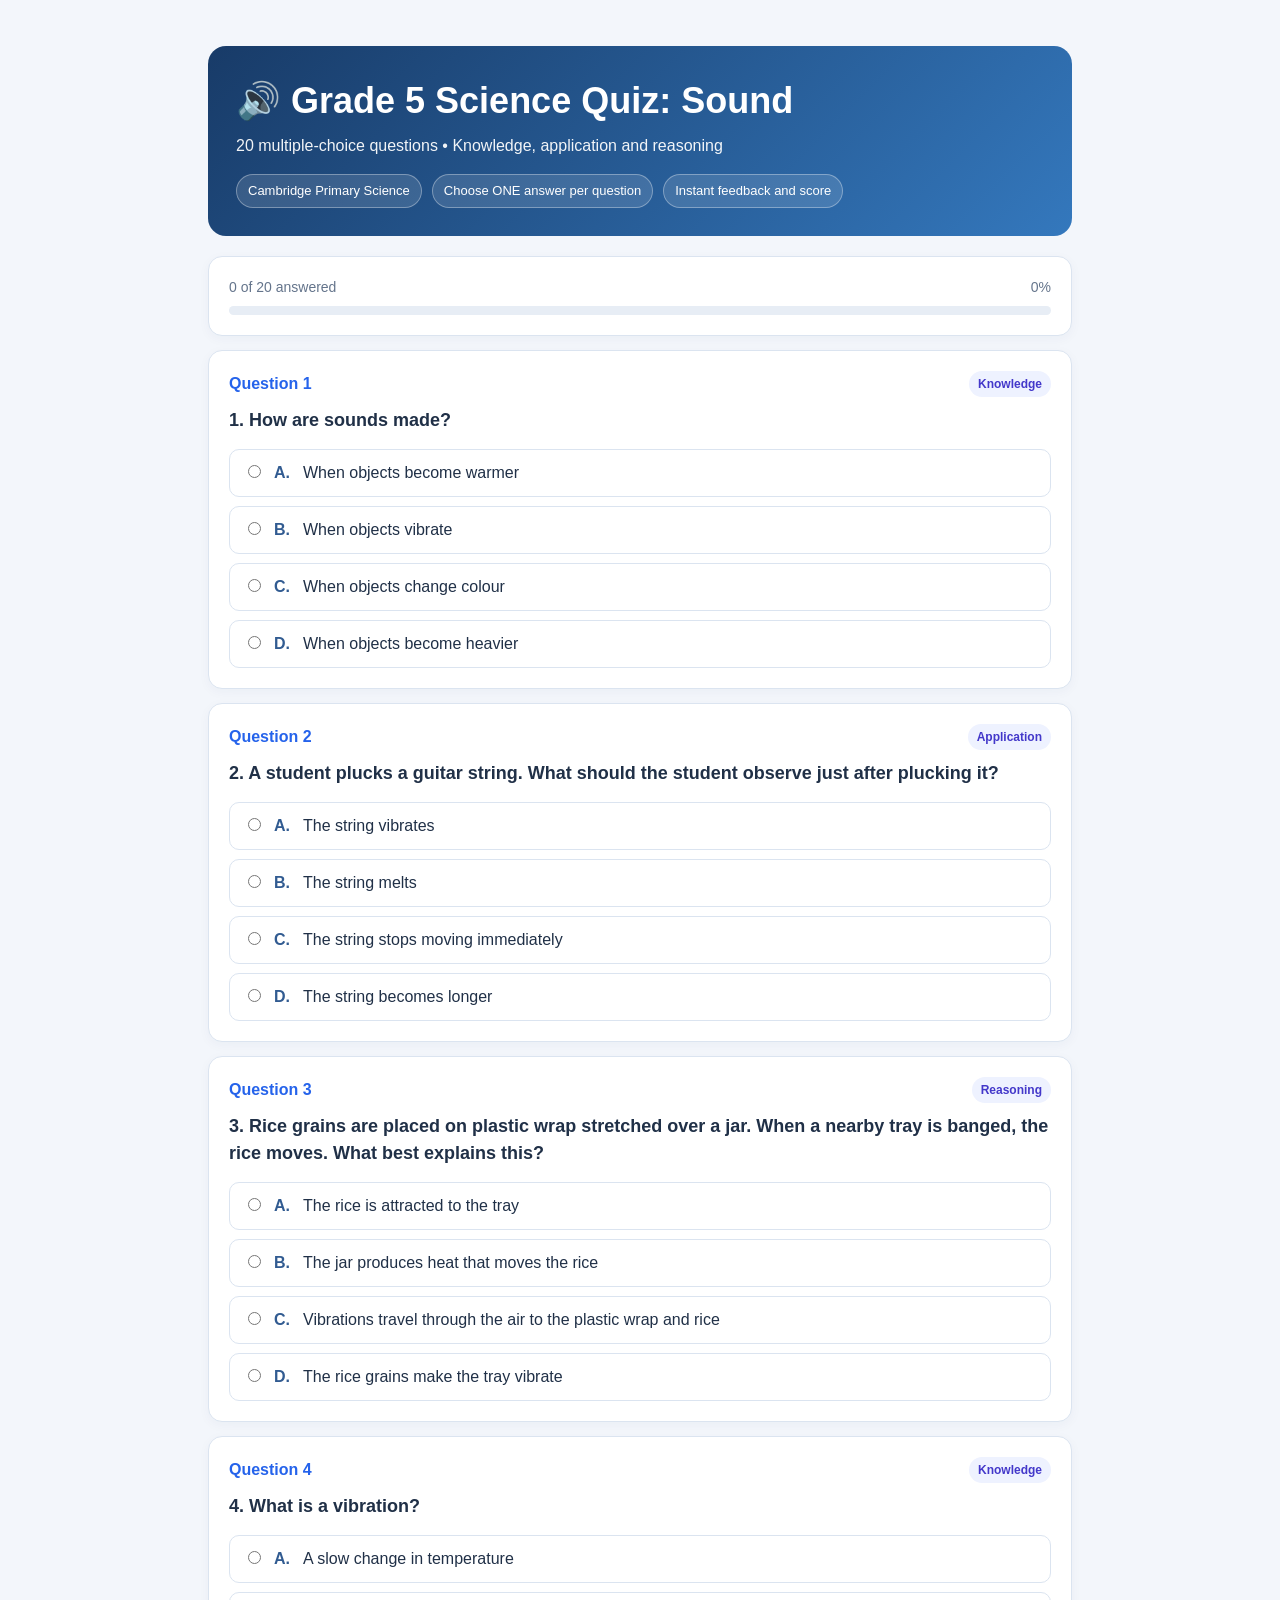
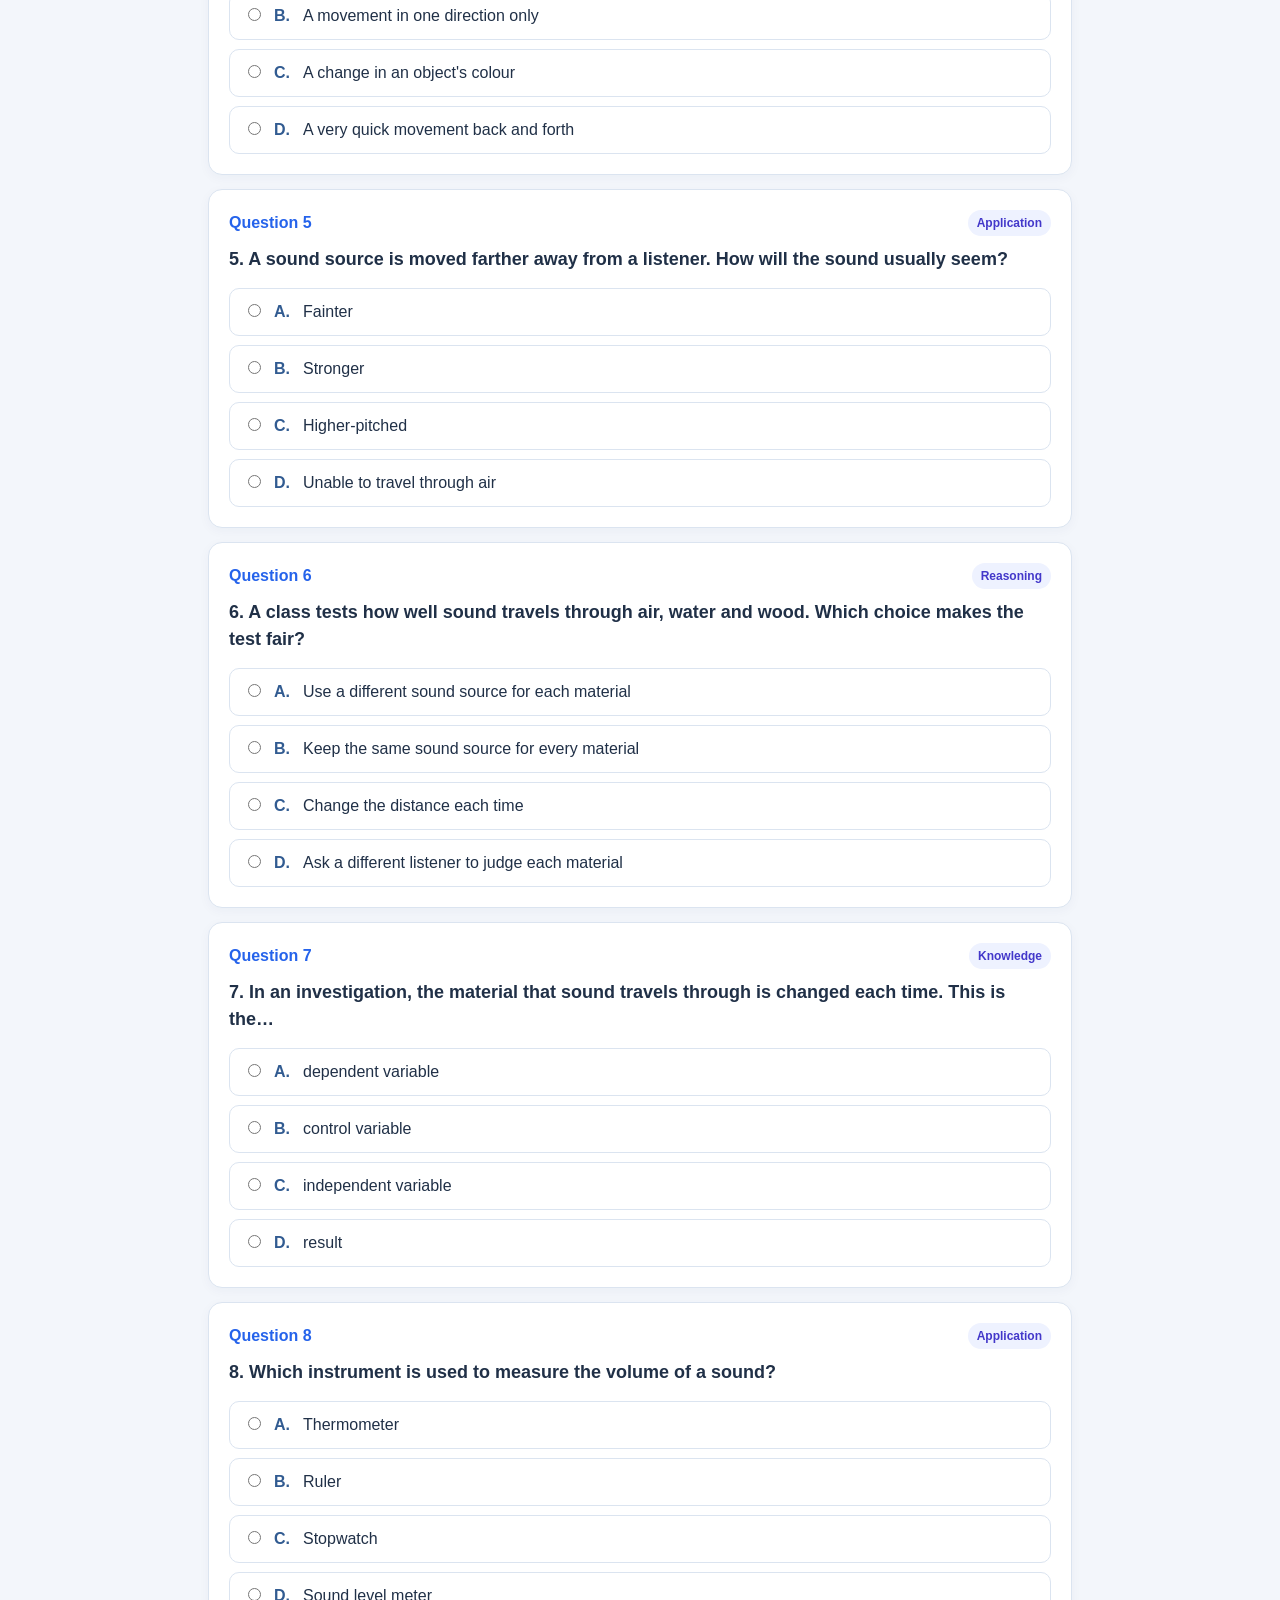
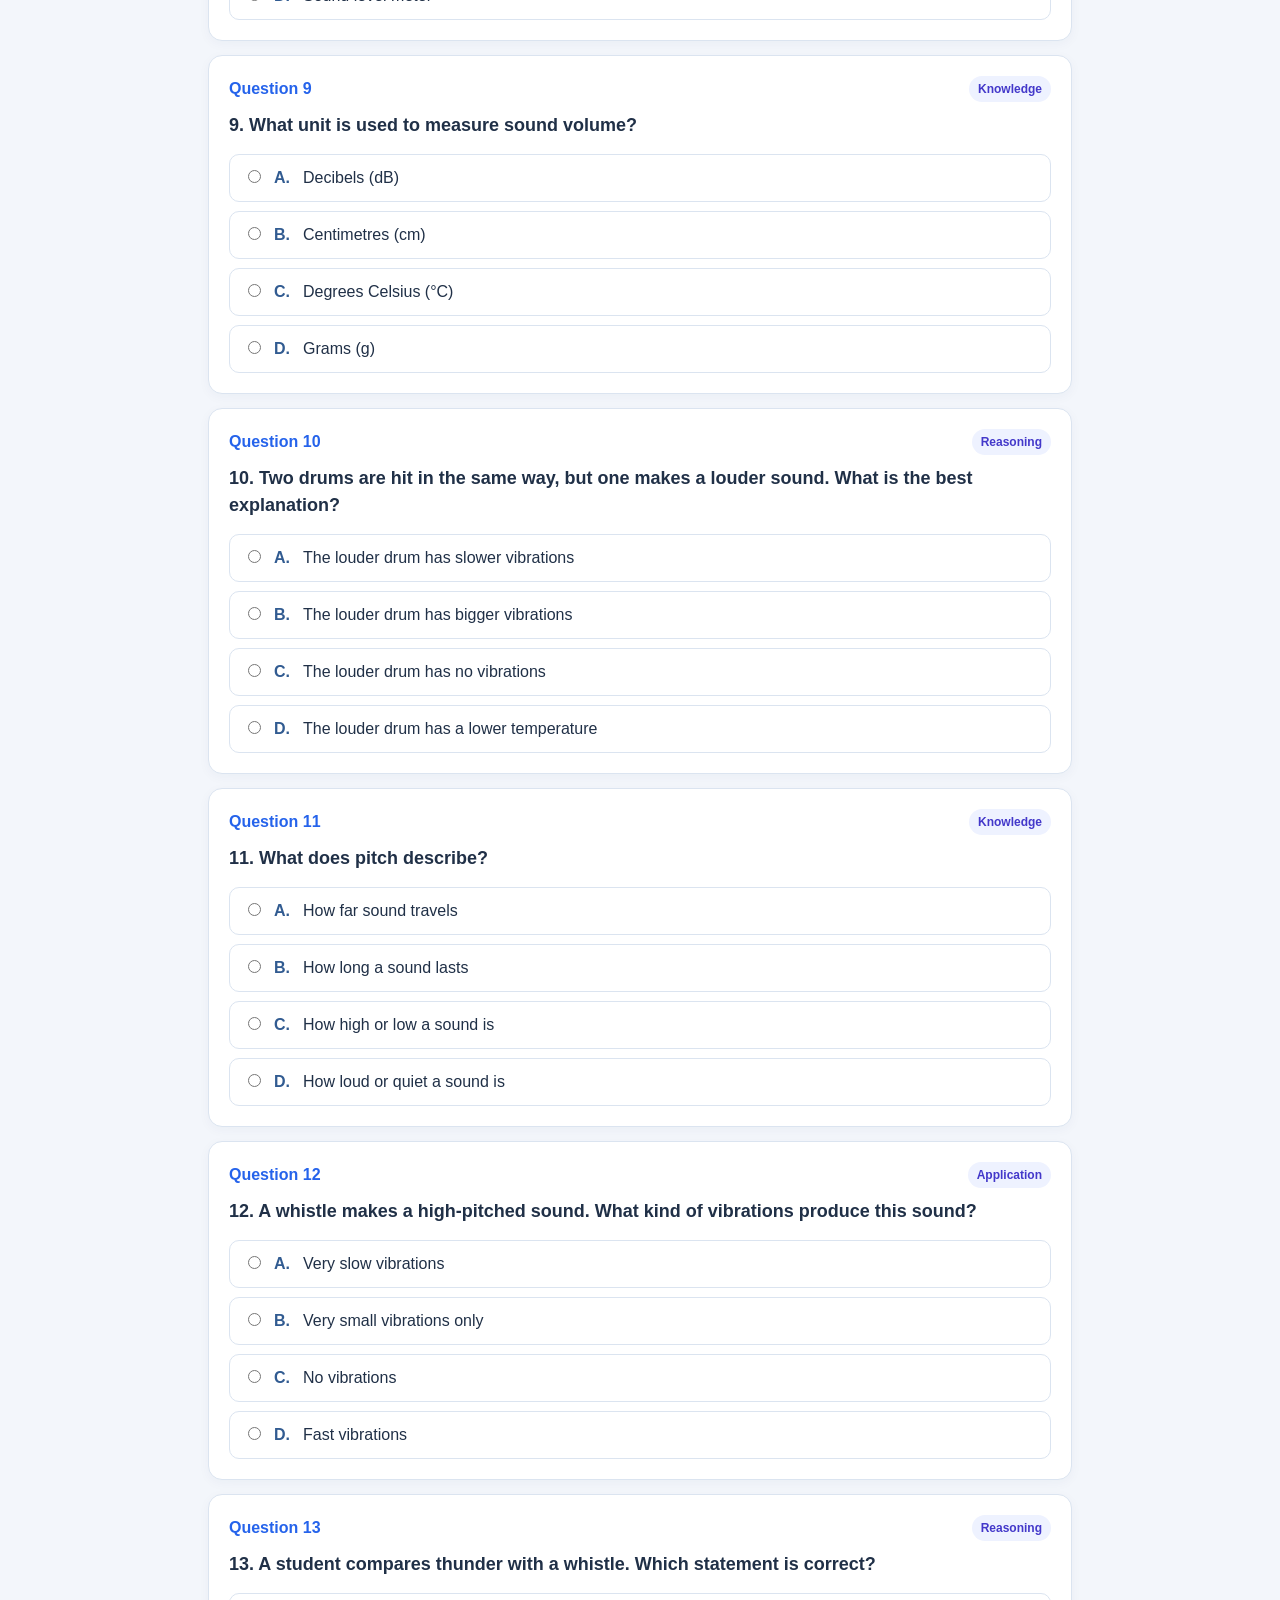
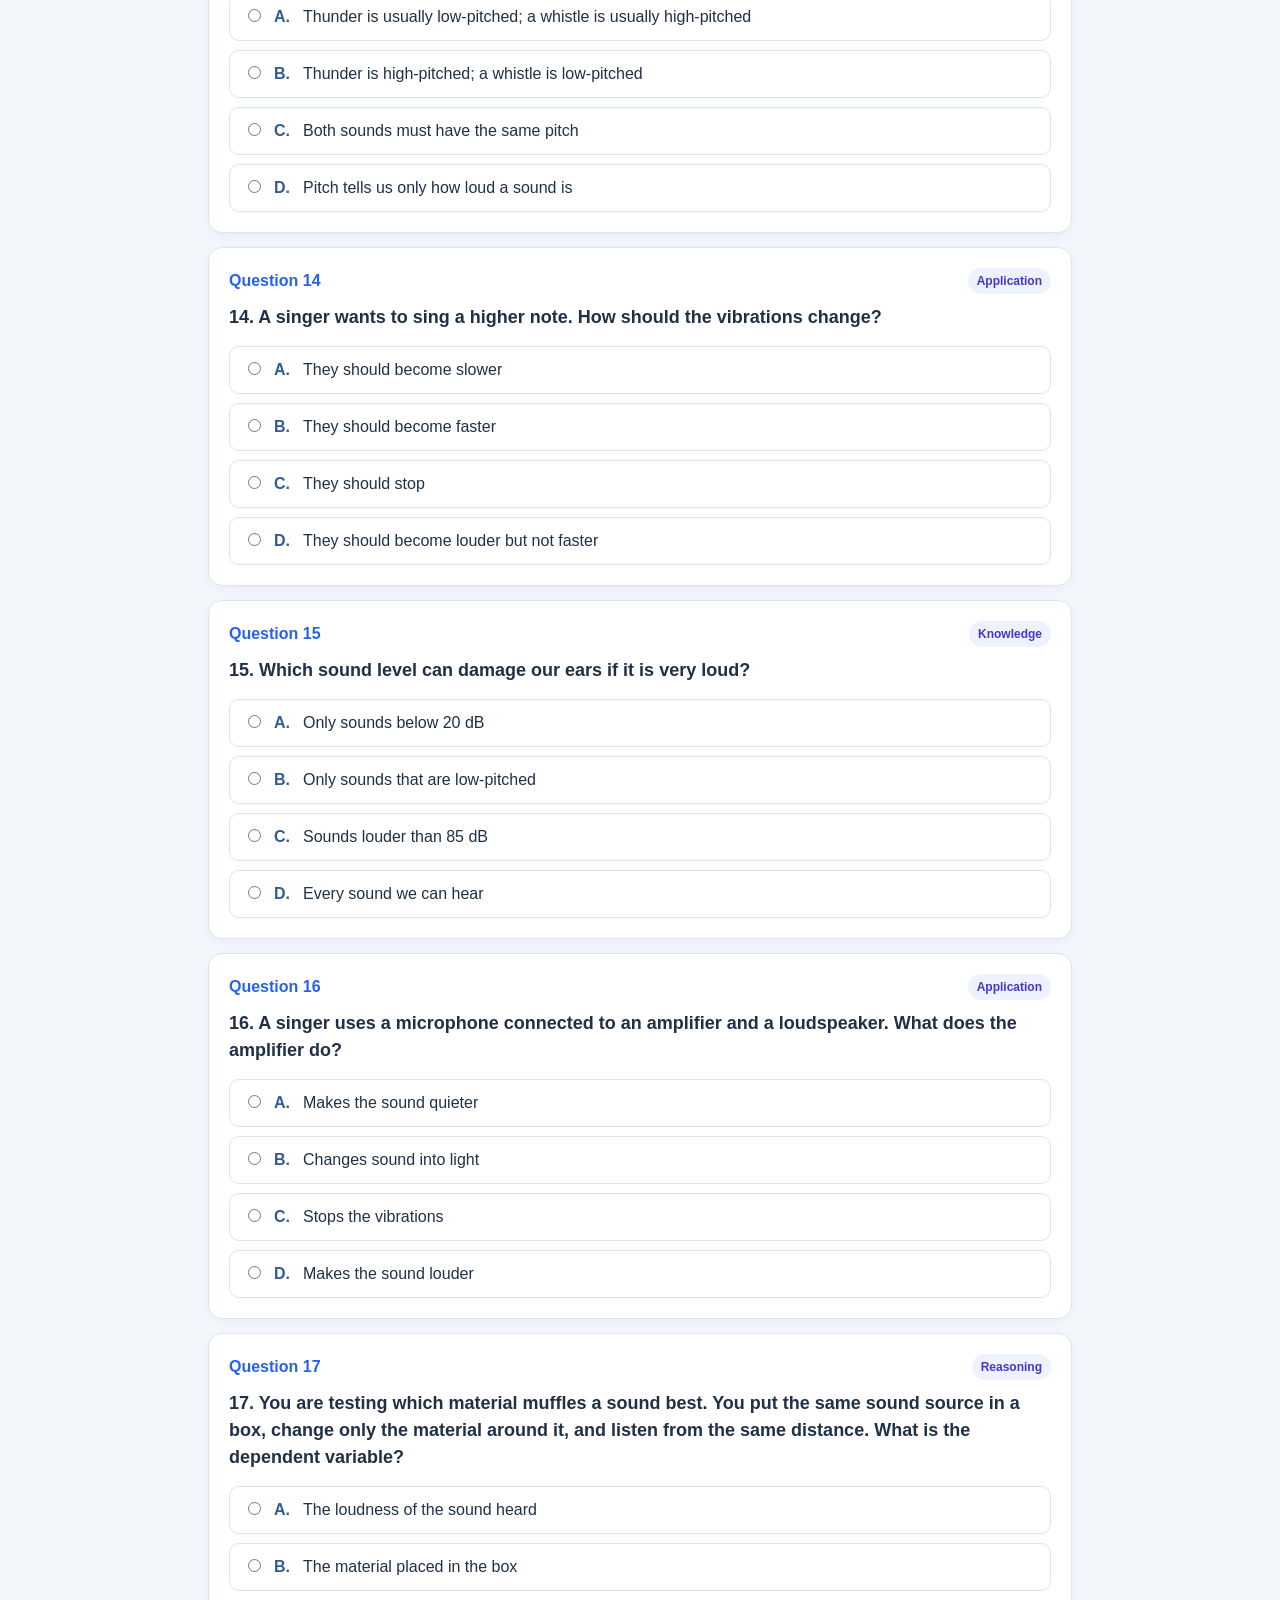
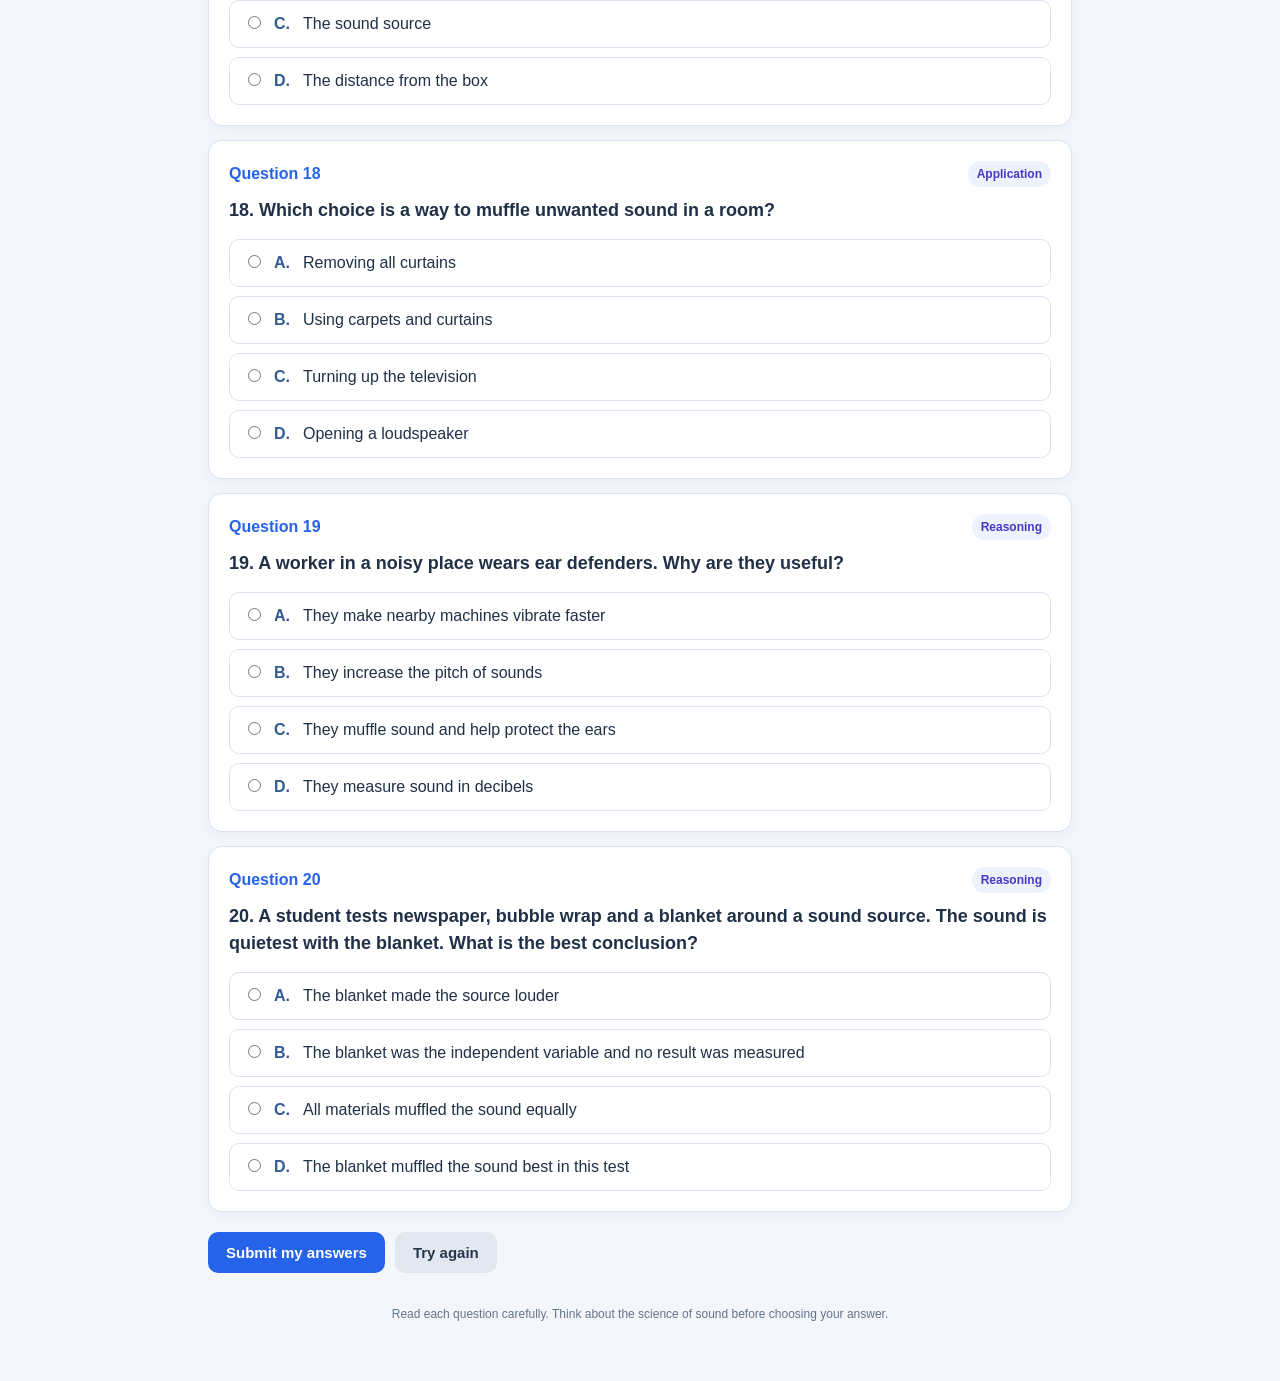
<file: index.html>
<!DOCTYPE html>
<html lang="en">
<head>
<meta charset="UTF-8">
<meta name="viewport" content="width=device-width, initial-scale=1.0">
<title>Grade 5 Science Quiz – Sound</title>
<style>
:root{--ink:#203047;--muted:#64748b;--blue:#2563eb;--pale:#eff6ff;--line:#dbe4f0;--green:#15803d;--red:#b91c1c}
*{box-sizing:border-box}
body{margin:0;background:#f3f6fb;color:var(--ink);font-family:Arial,Helvetica,sans-serif;line-height:1.5}
.wrap{max-width:900px;margin:28px auto;padding:18px}
header{background:linear-gradient(135deg,#183b68,#3478bd);color:white;padding:28px;border-radius:18px;margin-bottom:20px}
header h1{margin:0 0 6px;font-size:clamp(25px,4vw,36px)}
header p{margin:0;opacity:.94}
.meta{display:flex;gap:10px;flex-wrap:wrap;margin-top:16px}
.pill{background:#ffffff20;border:1px solid #ffffff55;padding:6px 11px;border-radius:20px;font-size:13px}
.progressbox,.question,.result{background:white;border:1px solid var(--line);border-radius:14px;padding:20px;margin:14px 0;box-shadow:0 3px 12px #1e3a5f0a}
.progress-top{display:flex;justify-content:space-between;color:var(--muted);font-size:14px;margin-bottom:8px}
.track{height:9px;background:#e7edf5;border-radius:10px;overflow:hidden}
#progress{height:100%;width:0;background:var(--blue);transition:width .2s}
.qhead{display:flex;justify-content:space-between;gap:12px;align-items:center;margin-bottom:10px}
.qnum{font-weight:bold;color:var(--blue)}
.level{font-size:12px;font-weight:bold;padding:4px 9px;border-radius:20px;background:#eef2ff;color:#4338ca;white-space:nowrap}
.question h2{font-size:18px;margin:8px 0 15px}
.options{display:grid;gap:9px}
.option{display:flex;align-items:flex-start;gap:10px;padding:11px 13px;border:1px solid var(--line);border-radius:10px;cursor:pointer;transition:.15s}
.option:hover{background:var(--pale);border-color:#93c5fd}
.option input{margin-top:4px;accent-color:var(--blue)}
.option.selected{border-color:var(--blue);background:var(--pale)}
.option.correct{border-color:#86c99a;background:#f0fdf4}
.option.wrong{border-color:#f0a1a1;background:#fef2f2}
.letter{font-weight:bold;color:#315b91;min-width:19px}
.feedback{display:none;margin-top:12px;padding:10px 12px;border-radius:9px;font-size:14px}
.feedback.show{display:block}
.feedback.good{background:#f0fdf4;color:#166534}
.feedback.bad{background:#fef2f2;color:#991b1b}
.actions{display:flex;gap:10px;flex-wrap:wrap;margin:20px 0}
button{border:0;border-radius:10px;padding:12px 18px;font-size:15px;font-weight:bold;cursor:pointer}
#submit{background:var(--blue);color:white}
#reset{background:#e2e8f0;color:#26364a}
button:disabled{opacity:.45;cursor:not-allowed}
.result{display:none;text-align:center;padding:26px}
.score{font-size:42px;font-weight:bold;color:var(--blue);margin:8px}
.small{font-size:13px;color:var(--muted)}
footer{text-align:center;color:var(--muted);font-size:12px;padding:12px}
@media(max-width:600px){.wrap{padding:12px;margin:8px auto}.question,.progressbox{padding:15px}header{padding:22px}}
</style>
</head>
<body>
<div class="wrap">
<header>
  <h1>🔊 Grade 5 Science Quiz: Sound</h1>
  <p>20 multiple-choice questions • Knowledge, application and reasoning</p>
  <div class="meta"><span class="pill">Cambridge Primary Science</span><span class="pill">Choose ONE answer per question</span><span class="pill">Instant feedback and score</span></div>
</header>
<div class="progressbox">
  <div class="progress-top"><span id="answered">0 of 20 answered</span><span id="percent">0%</span></div>
  <div class="track"><div id="progress"></div></div>
</div>
<form id="quiz"></form>
<div class="actions">
  <button id="submit" type="button">Submit my answers</button>
  <button id="reset" type="button">Try again</button>
</div>
<section class="result" id="result" aria-live="polite">
  <h2>Quiz completed!</h2><div class="score" id="score"></div>
  <p id="message"></p><p class="small" id="breakdown"></p>
</section>
<footer>Read each question carefully. Think about the science of sound before choosing your answer.</footer>
</div>
<script>
const questions = [
{level:"Knowledge",q:"1. How are sounds made?",o:["When objects become warmer","When objects vibrate","When objects change colour","When objects become heavier"],a:1,e:"Sound is made when an object vibrates. A vibration is a quick movement back and forth."},
{level:"Application",q:"2. A student plucks a guitar string. What should the student observe just after plucking it?",o:["The string vibrates","The string melts","The string stops moving immediately","The string becomes longer"],a:0,e:"Plucking makes the guitar string vibrate, and these vibrations produce sound."},
{level:"Reasoning",q:"3. Rice grains are placed on plastic wrap stretched over a jar. When a nearby tray is banged, the rice moves. What best explains this?",o:["The rice is attracted to the tray","The jar produces heat that moves the rice","Vibrations travel through the air to the plastic wrap and rice","The rice grains make the tray vibrate"],a:2,e:"The tray makes the air vibrate. These vibrations reach the plastic wrap, which vibrates and moves the rice grains."},
{level:"Knowledge",q:"4. What is a vibration?",o:["A slow change in temperature","A movement in one direction only","A change in an object's colour","A very quick movement back and forth"],a:3,e:"A vibration is a very quick movement back and forth."},
{level:"Application",q:"5. A sound source is moved farther away from a listener. How will the sound usually seem?",o:["Fainter","Stronger","Higher-pitched","Unable to travel through air"],a:0,e:"As sound travels farther from its source, it usually becomes fainter."},
{level:"Reasoning",q:"6. A class tests how well sound travels through air, water and wood. Which choice makes the test fair?",o:["Use a different sound source for each material","Keep the same sound source for every material","Change the distance each time","Ask a different listener to judge each material"],a:1,e:"The sound source should stay the same. It is the control variable, so differences are due to the material being tested."},
{level:"Knowledge",q:"7. In an investigation, the material that sound travels through is changed each time. This is the…",o:["dependent variable","control variable","independent variable","result"],a:2,e:"The independent variable is the factor deliberately changed: the material."},
{level:"Application",q:"8. Which instrument is used to measure the volume of a sound?",o:["Thermometer","Ruler","Stopwatch","Sound level meter"],a:3,e:"A sound level meter measures sound volume in decibels."},
{level:"Knowledge",q:"9. What unit is used to measure sound volume?",o:["Decibels (dB)","Centimetres (cm)","Degrees Celsius (°C)","Grams (g)"],a:0,e:"Sound volume is measured in decibels, written as dB."},
{level:"Reasoning",q:"10. Two drums are hit in the same way, but one makes a louder sound. What is the best explanation?",o:["The louder drum has slower vibrations","The louder drum has bigger vibrations","The louder drum has no vibrations","The louder drum has a lower temperature"],a:1,e:"A sound is louder when the vibrations are bigger."},
{level:"Knowledge",q:"11. What does pitch describe?",o:["How far sound travels","How long a sound lasts","How high or low a sound is","How loud or quiet a sound is"],a:2,e:"Pitch describes whether a sound is high or low."},
{level:"Application",q:"12. A whistle makes a high-pitched sound. What kind of vibrations produce this sound?",o:["Very slow vibrations","Very small vibrations only","No vibrations","Fast vibrations"],a:3,e:"Fast vibrations produce a higher-pitched sound."},
{level:"Reasoning",q:"13. A student compares thunder with a whistle. Which statement is correct?",o:["Thunder is usually low-pitched; a whistle is usually high-pitched","Thunder is high-pitched; a whistle is low-pitched","Both sounds must have the same pitch","Pitch tells us only how loud a sound is"],a:0,e:"Thunder is an example of a low-pitched sound, while a whistle is an example of a high-pitched sound."},
{level:"Application",q:"14. A singer wants to sing a higher note. How should the vibrations change?",o:["They should become slower","They should become faster","They should stop","They should become louder but not faster"],a:1,e:"Higher-pitched sounds are produced by faster vibrations."},
{level:"Knowledge",q:"15. Which sound level can damage our ears if it is very loud?",o:["Only sounds below 20 dB","Only sounds that are low-pitched","Sounds louder than 85 dB","Every sound we can hear"],a:2,e:"The text explains that very loud sounds, louder than 85 dB, can damage our ears."},
{level:"Application",q:"16. A singer uses a microphone connected to an amplifier and a loudspeaker. What does the amplifier do?",o:["Makes the sound quieter","Changes sound into light","Stops the vibrations","Makes the sound louder"],a:3,e:"The amplifier makes the sound louder. The loudspeaker then produces the amplified sound."},
{level:"Reasoning",q:"17. You are testing which material muffles a sound best. You put the same sound source in a box, change only the material around it, and listen from the same distance. What is the dependent variable?",o:["The loudness of the sound heard","The material placed in the box","The sound source","The distance from the box"],a:0,e:"The dependent variable is what is measured. Here, it is how loud the sound is heard (or its measured volume)."},
{level:"Application",q:"18. Which choice is a way to muffle unwanted sound in a room?",o:["Removing all curtains","Using carpets and curtains","Turning up the television","Opening a loudspeaker"],a:1,e:"Carpets and curtains can muffle noise and make it quieter."},
{level:"Reasoning",q:"19. A worker in a noisy place wears ear defenders. Why are they useful?",o:["They make nearby machines vibrate faster","They increase the pitch of sounds","They muffle sound and help protect the ears","They measure sound in decibels"],a:2,e:"Ear defenders muffle sound, helping protect people's ears in noisy places."},
{level:"Reasoning",q:"20. A student tests newspaper, bubble wrap and a blanket around a sound source. The sound is quietest with the blanket. What is the best conclusion?",o:["The blanket made the source louder","The blanket was the independent variable and no result was measured","All materials muffled the sound equally","The blanket muffled the sound best in this test"],a:3,e:"The quietest sound heard means the blanket muffled the sound best in this investigation."}
];

const form=document.getElementById('quiz');
questions.forEach((item,i)=>{
  const card=document.createElement('section');card.className='question';card.id='q'+i;
  const opts=item.o.map((opt,j)=>`<label class="option"><input type="radio" name="q${i}" value="${j}"><span class="letter">${"ABCD"[j]}.</span><span>${opt}</span></label>`).join('');
  card.innerHTML=`<div class="qhead"><span class="qnum">Question ${i+1}</span><span class="level">${item.level}</span></div><h2>${item.q}</h2><div class="options">${opts}</div><div class="feedback" id="fb${i}"></div>`;
  form.appendChild(card);
});
function updateProgress(){
 const n=questions.filter((_,i)=>form.querySelector(`input[name="q${i}"]:checked`)).length;
 document.getElementById('answered').textContent=`${n} of 20 answered`;
 document.getElementById('percent').textContent=Math.round(n/20*100)+'%';
 document.getElementById('progress').style.width=(n/20*100)+'%';
}
form.addEventListener('change',e=>{
 if(e.target.matches('input[type=radio]')){
   form.querySelectorAll(`input[name="${e.target.name}"]`).forEach(inp=>inp.closest('.option').classList.toggle('selected',inp.checked));
   updateProgress();
 }
});
document.getElementById('submit').addEventListener('click',()=>{
 let score=0,knowledge=0,application=0,reasoning=0,answered=0;
 questions.forEach((item,i)=>{
  const chosen=form.querySelector(`input[name="q${i}"]:checked`);
  const fb=document.getElementById('fb'+i);
  const labels=form.querySelectorAll(`#q${i} .option`);
  labels.forEach((lab,j)=>{lab.classList.remove('correct','wrong');if(j===item.a)lab.classList.add('correct');});
  if(chosen){answered++;const val=Number(chosen.value);if(val===item.a)score++;else labels[val].classList.add('wrong');}
  fb.textContent=(chosen && Number(chosen.value)===item.a?'Well done! ':'Review: ')+item.e;
  fb.className='feedback show '+(chosen && Number(chosen.value)===item.a?'good':'bad');
  if(item.level==='Knowledge')knowledge+=chosen && Number(chosen.value)===item.a?1:0;
  if(item.level==='Application')application+=chosen && Number(chosen.value)===item.a?1:0;
  if(item.level==='Reasoning')reasoning+=chosen && Number(chosen.value)===item.a?1:0;
 });
 const pct=Math.round(score/20*100);
 document.getElementById('score').textContent=`${score} / 20 (${pct}%)`;
 document.getElementById('message').textContent=pct>=85?'Excellent work! You have a strong understanding of sound.':pct>=65?'Good effort! Review the explanations and practise the questions you missed.':'Keep practising! Read the feedback carefully, then try the quiz again.';
 document.getElementById('breakdown').textContent=`Answered: ${answered}/20 • Knowledge: ${knowledge}/5 • Application: ${application}/5 • Reasoning: ${reasoning}/10`;
 document.getElementById('result').style.display='block';
 document.getElementById('result').scrollIntoView({behavior:'smooth'});
 document.getElementById('submit').disabled=true;
 form.querySelectorAll('input').forEach(x=>x.disabled=true);
});
document.getElementById('reset').addEventListener('click',()=>{
 form.reset();form.querySelectorAll('.option').forEach(x=>x.classList.remove('selected','correct','wrong'));
 form.querySelectorAll('.feedback').forEach(x=>{x.className='feedback';x.textContent='';});
 form.querySelectorAll('input').forEach(x=>x.disabled=false);
 document.getElementById('result').style.display='none';
 document.getElementById('submit').disabled=false;updateProgress();
 window.scrollTo({top:0,behavior:'smooth'});
});
</script>
</body>
</html>
</file>
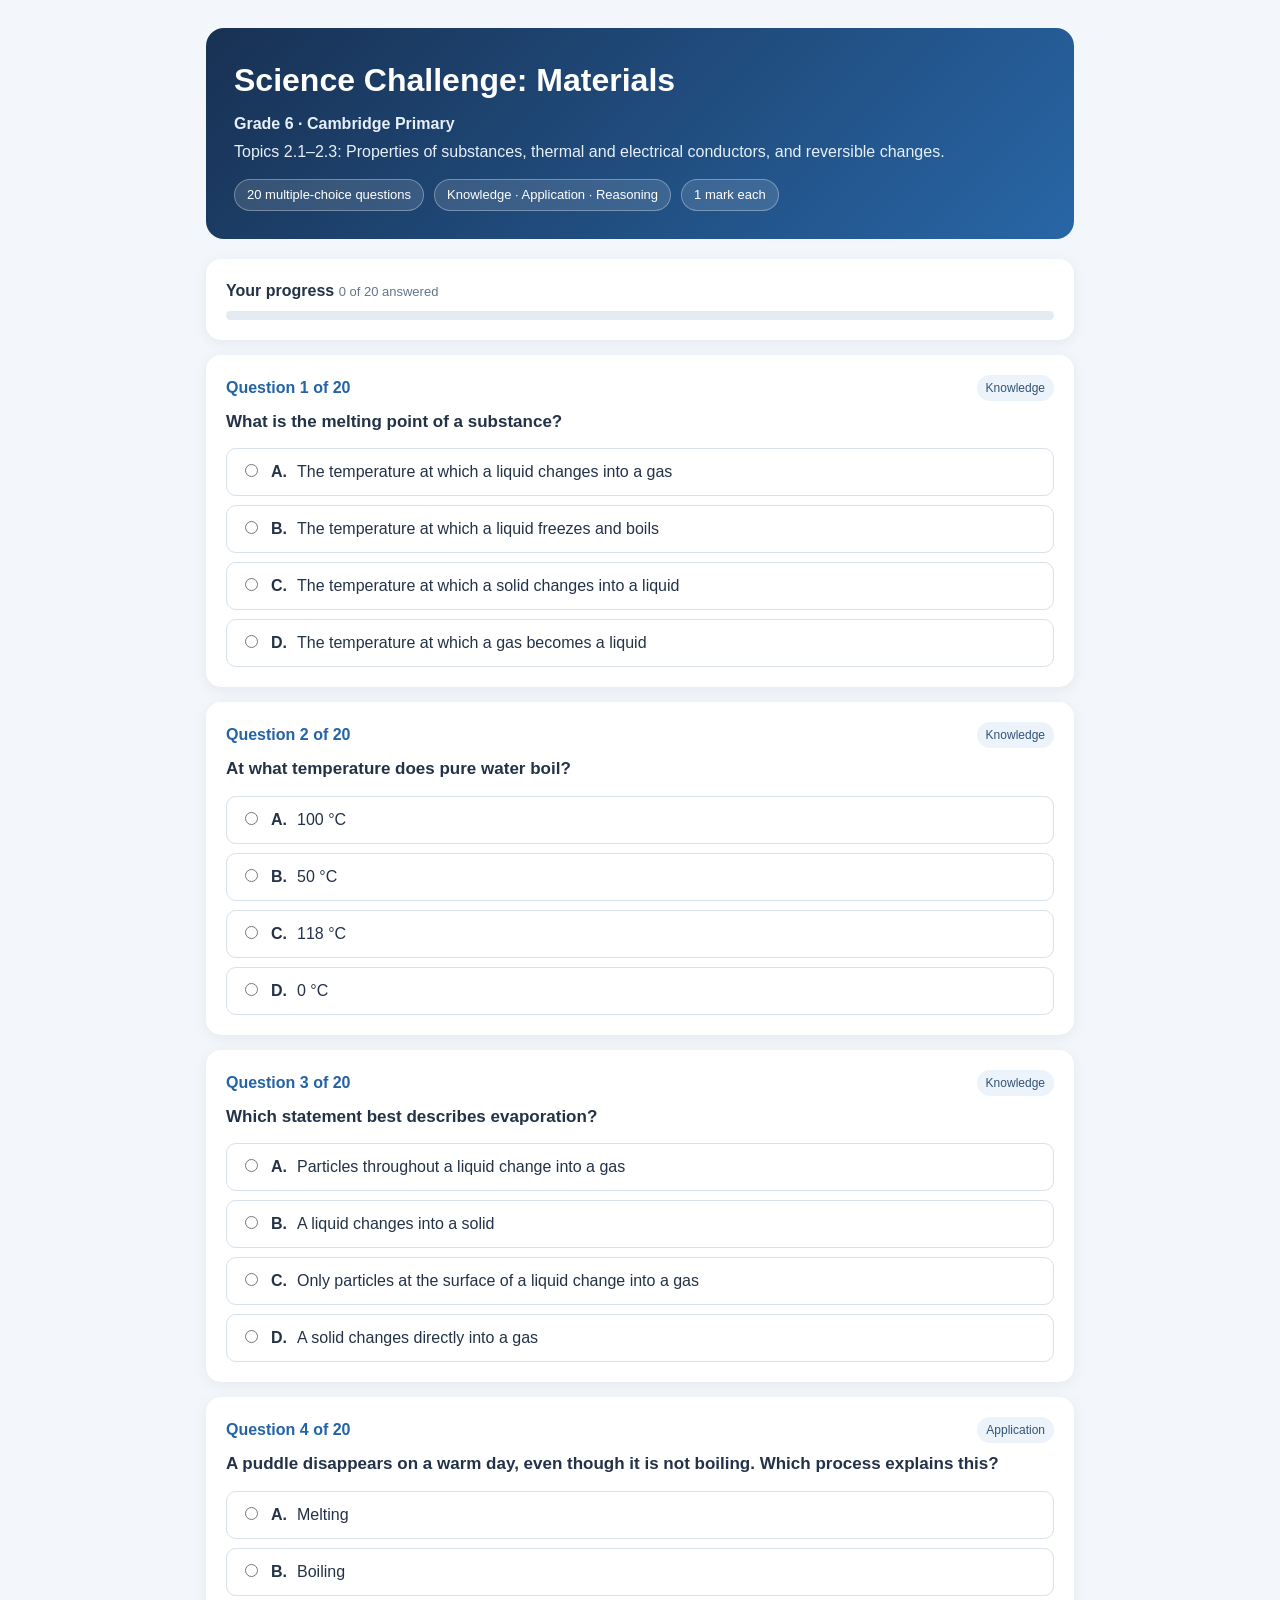
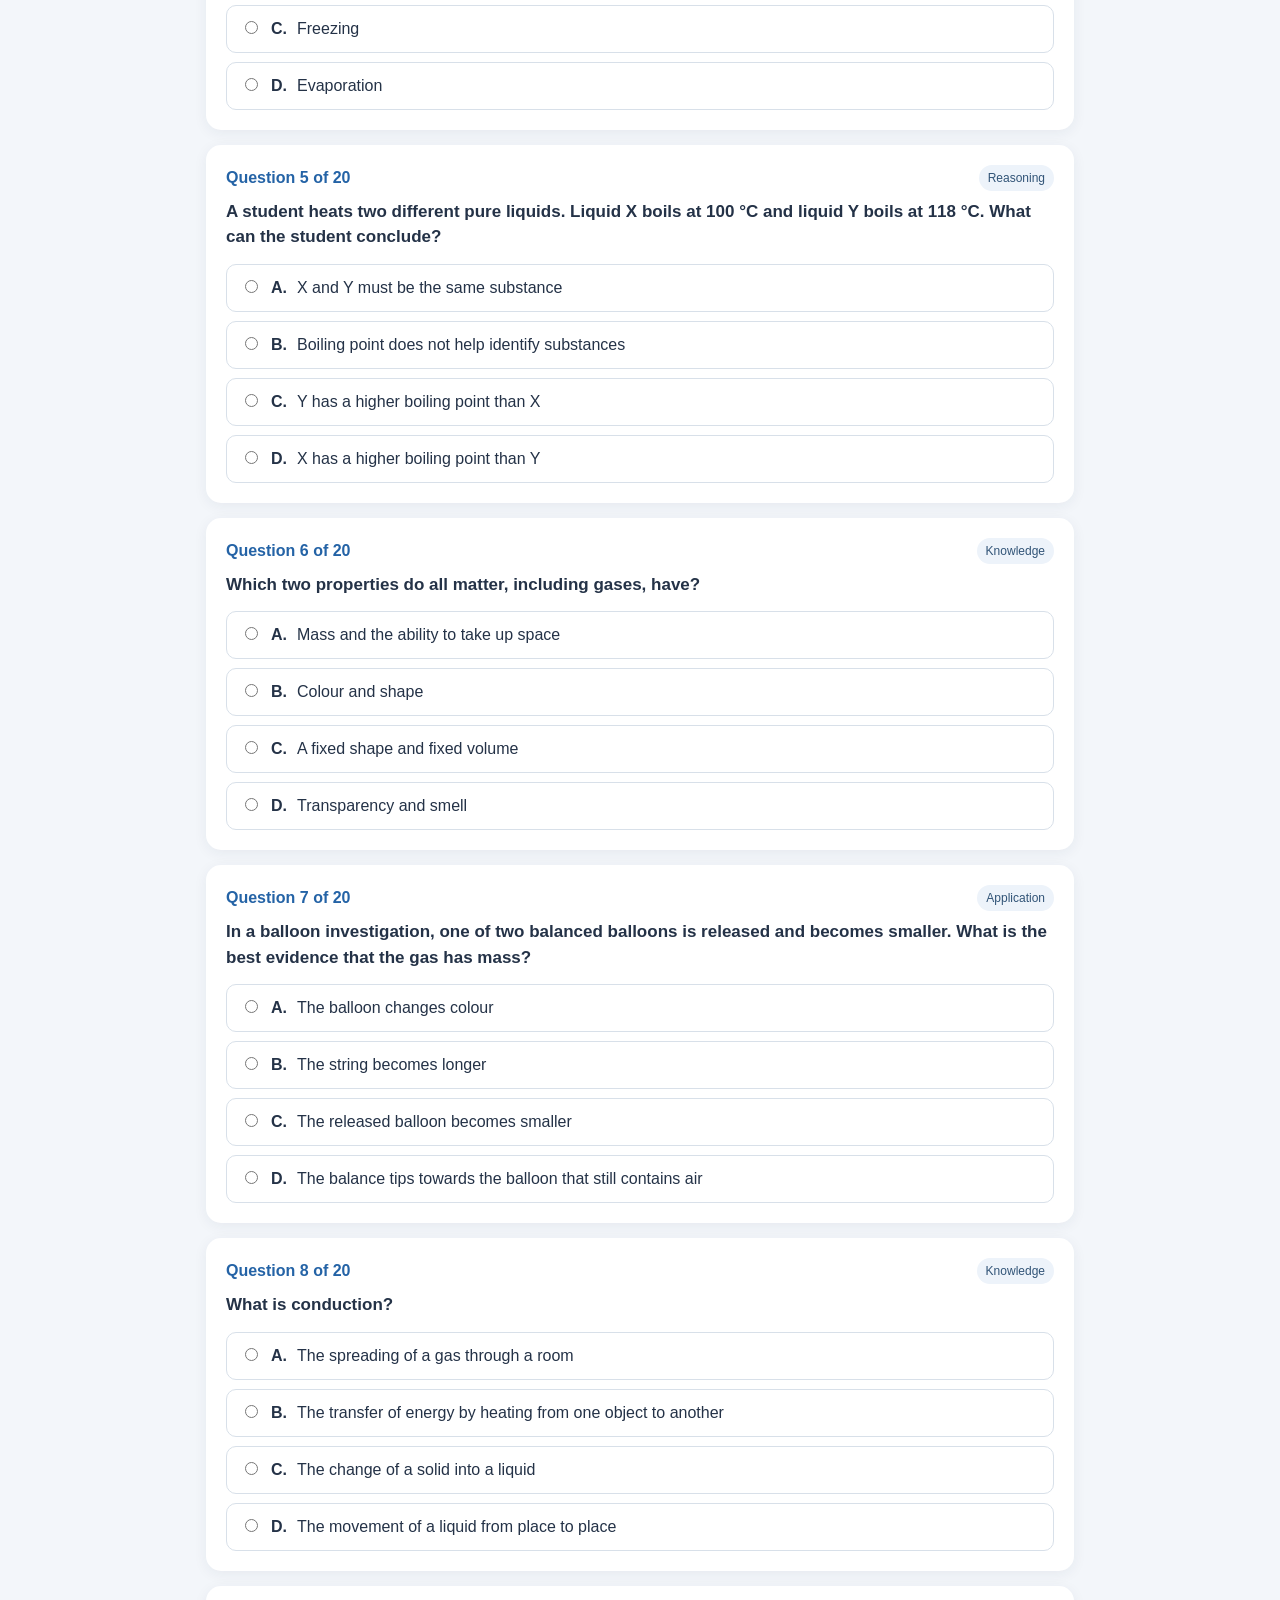
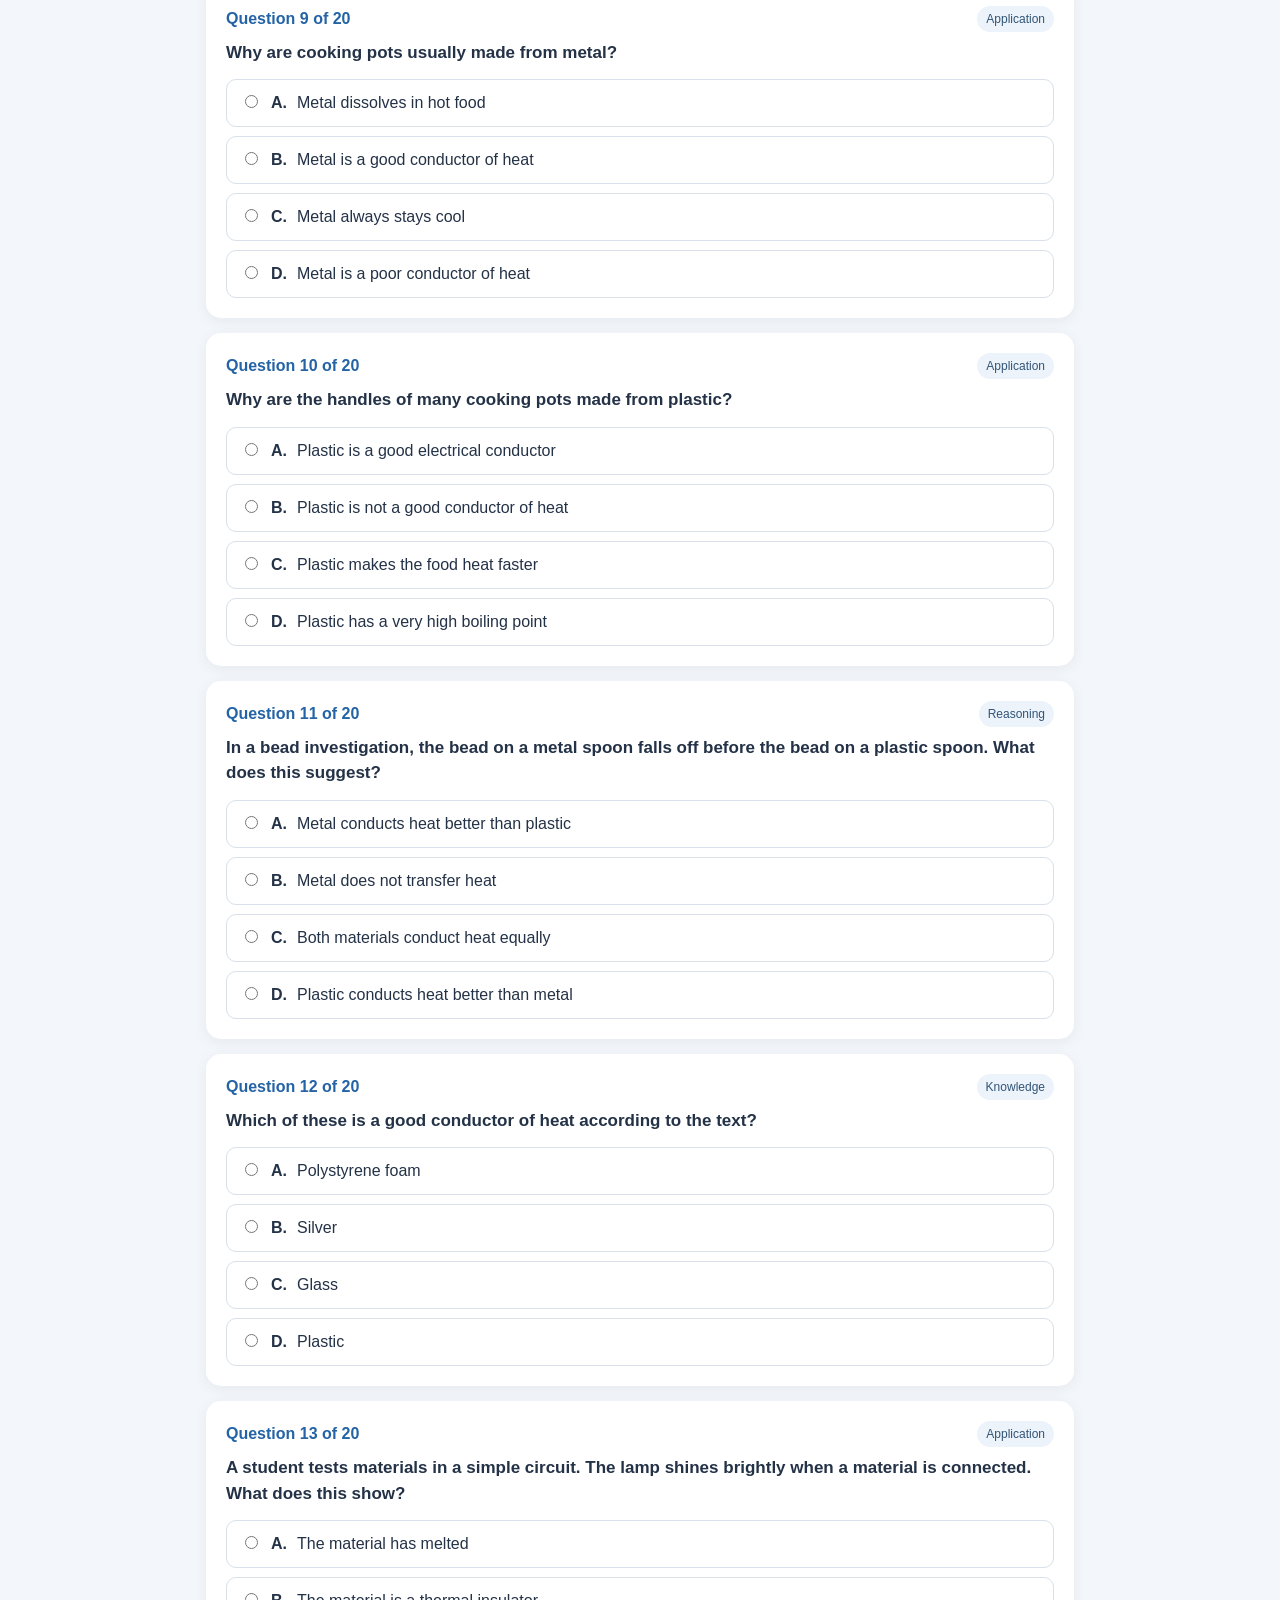
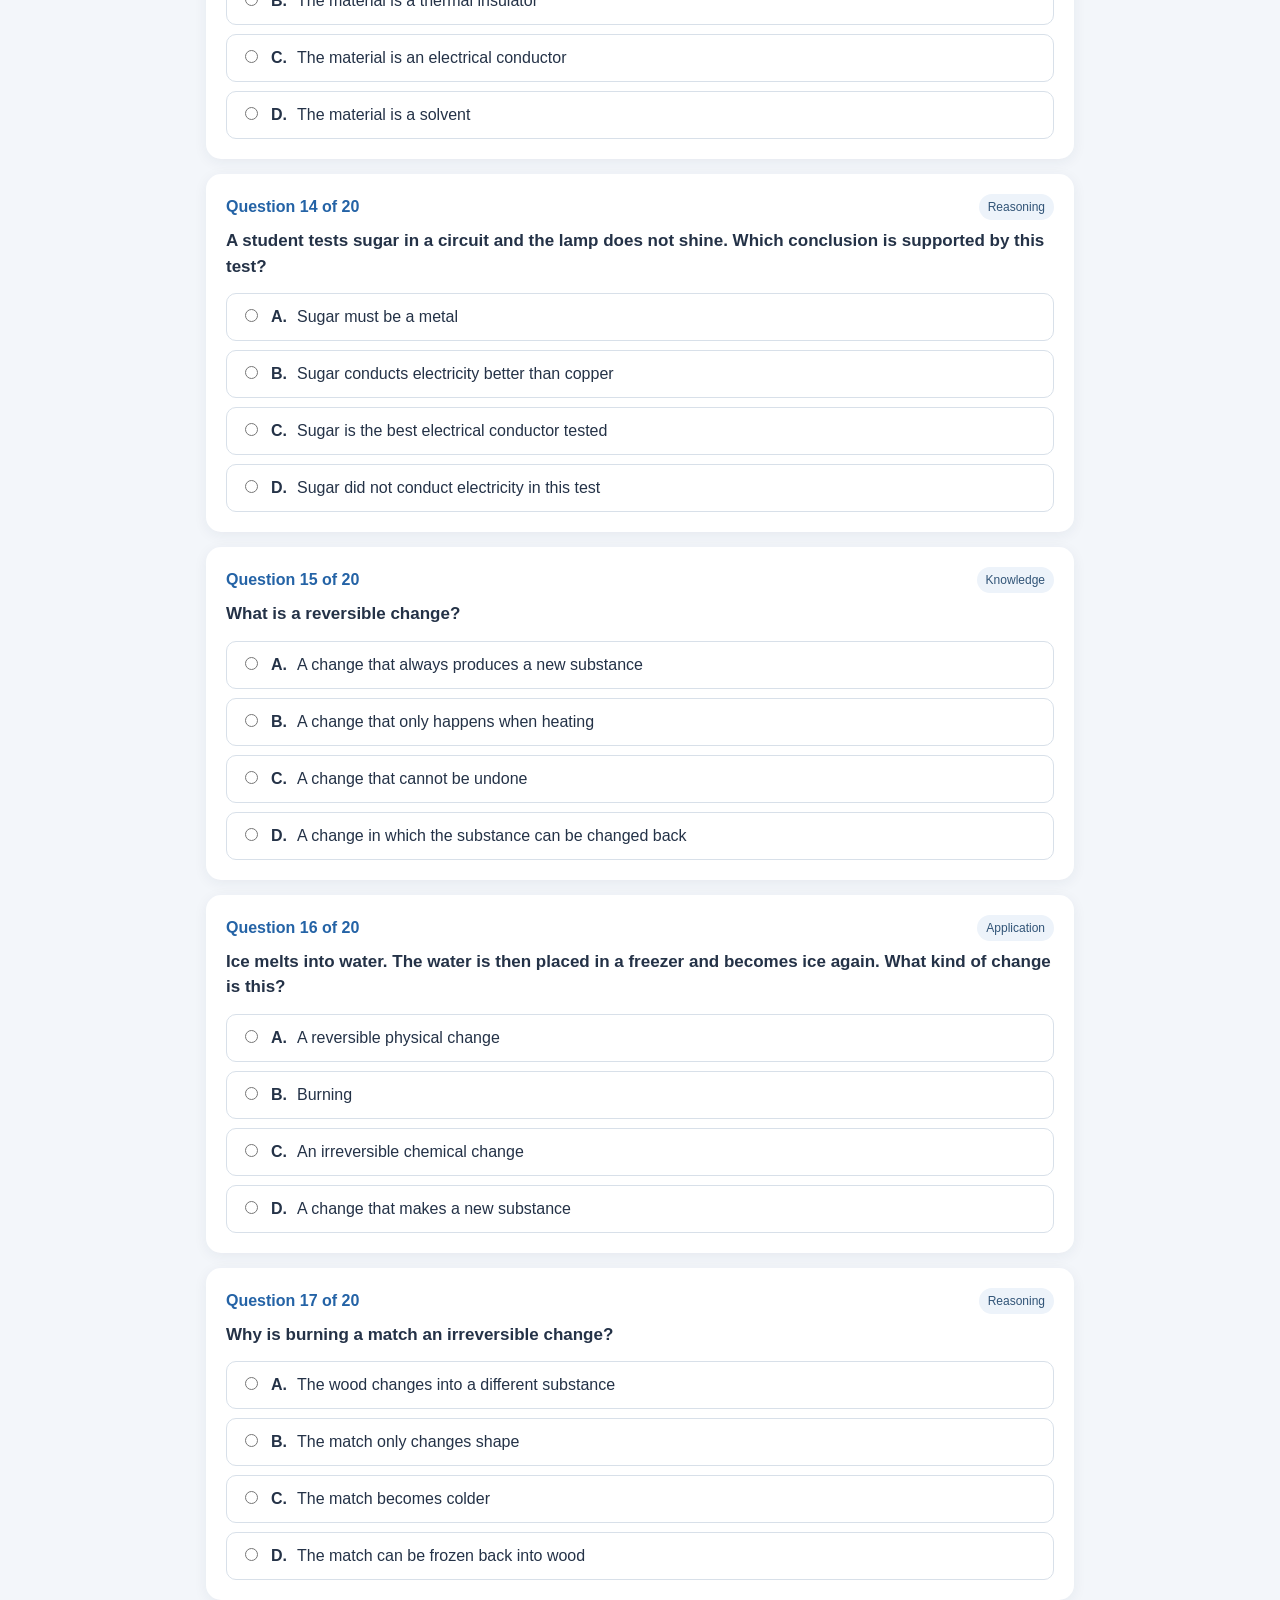
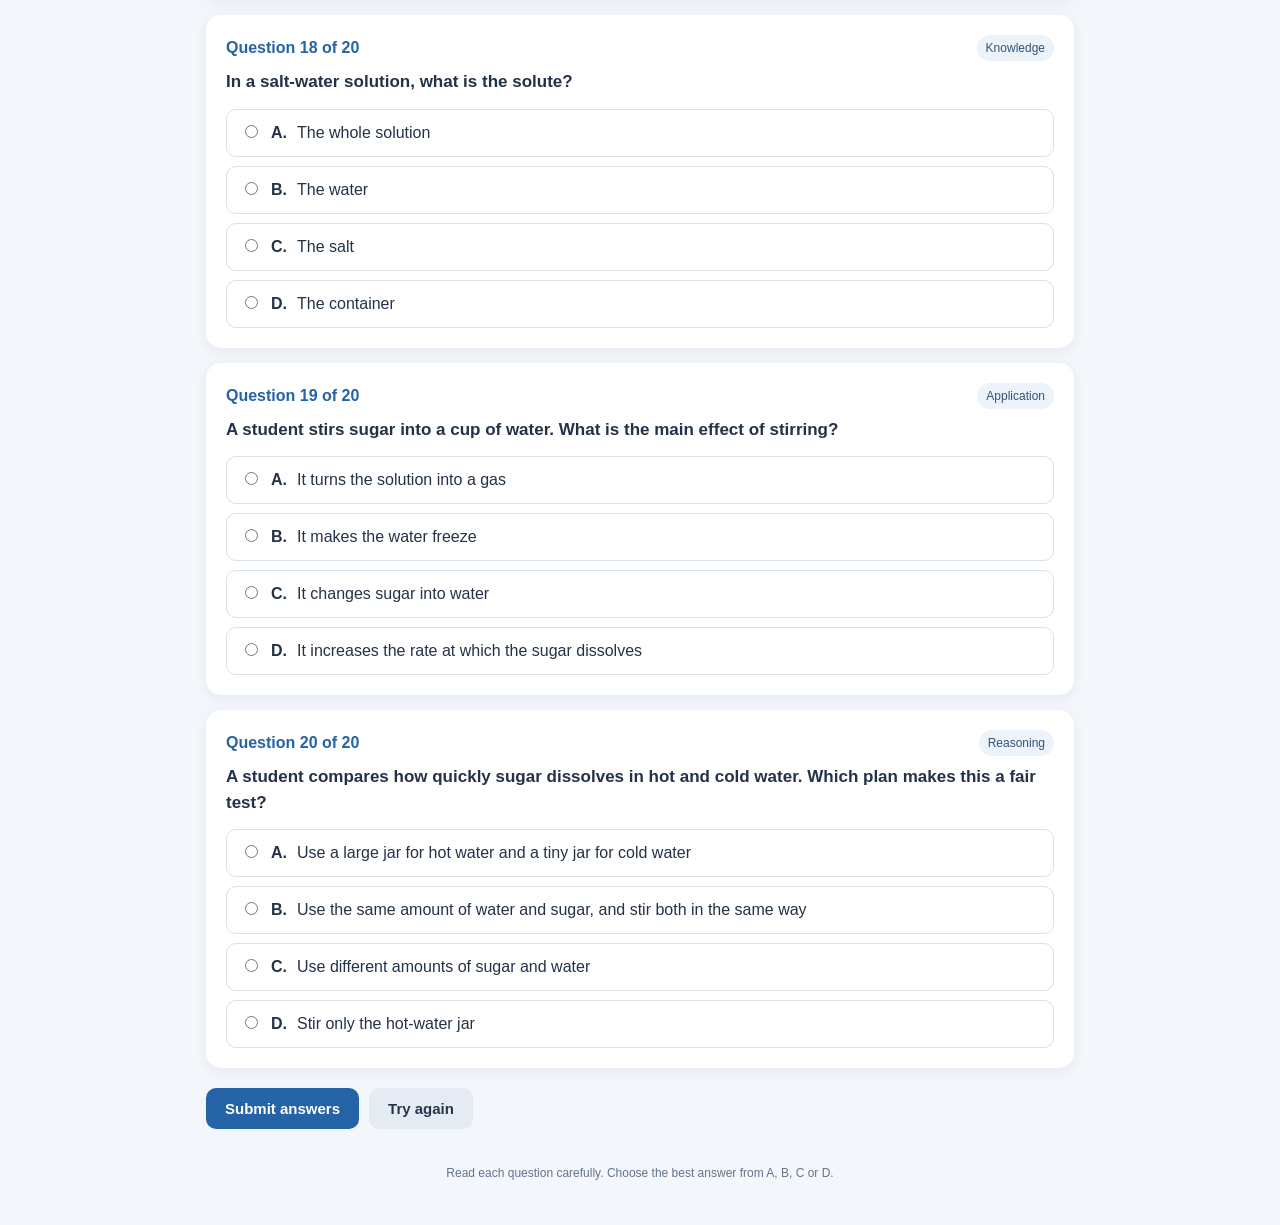
<file: Grade_6_Materials_Properties_Quiz.html>
<!DOCTYPE html>
<html lang="en">
<head>
<meta charset="UTF-8">
<meta name="viewport" content="width=device-width, initial-scale=1.0">
<title>Grade 6 Science Quiz – Materials: Properties and Changes</title>
<style>
:root{--navy:#183153;--blue:#2463a6;--pale:#eef5fc;--green:#18794e;--red:#b42318;--ink:#243247}
*{box-sizing:border-box}
body{margin:0;background:#f3f6fa;color:var(--ink);font-family:Arial,Helvetica,sans-serif;line-height:1.5}
.wrap{max-width:900px;margin:28px auto;padding:0 16px}
header{background:linear-gradient(135deg,#183153,#2866a6);color:white;padding:28px;border-radius:18px;margin-bottom:20px}
header h1{margin:0 0 8px;font-size:clamp(23px,4vw,32px)}
header p{margin:4px 0;color:#e7f0fa}
.meta{display:flex;gap:10px;flex-wrap:wrap;margin-top:15px}
.pill{background:#ffffff20;border:1px solid #ffffff50;border-radius:30px;padding:5px 12px;font-size:13px}
.progressbox,.question,.result{background:white;border-radius:15px;padding:20px;margin:15px 0;box-shadow:0 3px 14px #1c355010}
.progressline{height:9px;background:#e5ebf2;border-radius:20px;overflow:hidden;margin-top:8px}
#progress{height:100%;width:0;background:#3b82c4;transition:width .25s}
.qtop{display:flex;justify-content:space-between;gap:10px;align-items:center;margin-bottom:8px}
.qnum{font-weight:bold;color:var(--blue)}
.tag{font-size:12px;padding:4px 9px;border-radius:20px;background:#edf3fa;color:#315477}
.question h3{font-size:17px;margin:8px 0 14px}
.options{display:grid;gap:9px}
.option{display:flex;gap:10px;align-items:flex-start;padding:11px 13px;border:1.5px solid #d8e0e9;border-radius:10px;cursor:pointer;transition:.15s}
.option:hover{border-color:#6c9ac8;background:#f8fbff}
.option input{margin-top:4px;accent-color:var(--blue)}
.option.selected{border-color:var(--blue);background:var(--pale)}
.option.correct{border-color:#2b9a68;background:#edf9f2}
.option.wrong{border-color:#d95b52;background:#fff1f0}
.feedback{display:none;margin-top:12px;padding:10px 12px;border-radius:9px;background:#f2f5f8;font-size:14px}
.feedback.show{display:block}
.actions{display:flex;gap:10px;flex-wrap:wrap;margin:20px 0}
button{border:0;border-radius:10px;padding:12px 19px;font-weight:bold;font-size:15px;cursor:pointer}
#submit{background:var(--blue);color:white}
#reset{background:#e5ebf2;color:#25364a}
button:disabled{opacity:.55;cursor:not-allowed}
.result{display:none;text-align:center;padding:26px}
.score{font-size:42px;font-weight:bold;color:var(--blue)}
#summary{font-size:16px}
.small{font-size:13px;color:#64748b}
footer{text-align:center;color:#64748b;font-size:12px;padding:15px}
@media(max-width:560px){header{padding:21px}.question,.progressbox{padding:15px}.qtop{align-items:flex-start}}
</style>
</head>
<body>
<div class="wrap">
<header>
<h1>Science Challenge: Materials</h1>
<p><strong>Grade 6 · Cambridge Primary</strong></p>
<p>Topics 2.1–2.3: Properties of substances, thermal and electrical conductors, and reversible changes.</p>
<div class="meta"><span class="pill">20 multiple-choice questions</span><span class="pill">Knowledge · Application · Reasoning</span><span class="pill">1 mark each</span></div>
</header>
<div class="progressbox">
<div><strong>Your progress</strong> <span id="progressText" class="small">0 of 20 answered</span></div>
<div class="progressline"><div id="progress"></div></div>
</div>
<main id="quiz"></main>
<div class="actions">
<button id="submit">Submit answers</button>
<button id="reset" type="button">Try again</button>
</div>
<section class="result" id="result" aria-live="polite">
<h2>Quiz results</h2><div class="score" id="score"></div><p id="summary"></p>
<p class="small">Review the explanations under each question to learn from your answers.</p>
</section>
<footer>Read each question carefully. Choose the best answer from A, B, C or D.</footer>
</div>
<script>
const questions = [
{type:"Knowledge",q:"What is the melting point of a substance?",a:["The temperature at which a solid changes into a liquid","The temperature at which a liquid changes into a gas","The temperature at which a gas becomes a liquid","The temperature at which a liquid freezes and boils"],c:0,e:"The melting point is the temperature at which a solid becomes a liquid."},
{type:"Knowledge",q:"At what temperature does pure water boil?",a:["0 °C","50 °C","100 °C","118 °C"],c:2,e:"The text gives the boiling point of pure water as 100 °C."},
{type:"Knowledge",q:"Which statement best describes evaporation?",a:["Particles throughout a liquid change into a gas","Only particles at the surface of a liquid change into a gas","A solid changes directly into a gas","A liquid changes into a solid"],c:1,e:"Evaporation happens at the surface of a liquid. It can occur at any temperature."},
{type:"Application",q:"A puddle disappears on a warm day, even though it is not boiling. Which process explains this?",a:["Melting","Freezing","Boiling","Evaporation"],c:3,e:"Evaporation can happen at any temperature, so water can slowly leave a puddle without boiling."},
{type:"Reasoning",q:"A student heats two different pure liquids. Liquid X boils at 100 °C and liquid Y boils at 118 °C. What can the student conclude?",a:["X and Y must be the same substance","Y has a higher boiling point than X","X has a higher boiling point than Y","Boiling point does not help identify substances"],c:1,e:"Boiling point is a property of a substance. Since 118 °C is higher than 100 °C, Y has the higher boiling point."},
{type:"Knowledge",q:"Which two properties do all matter, including gases, have?",a:["Colour and shape","Mass and the ability to take up space","A fixed shape and fixed volume","Transparency and smell"],c:1,e:"The text states that all matter takes up space and has mass."},
{type:"Application",q:"In a balloon investigation, one of two balanced balloons is released and becomes smaller. What is the best evidence that the gas has mass?",a:["The balloon changes colour","The released balloon becomes smaller","The balance tips towards the balloon that still contains air","The string becomes longer"],c:2,e:"The balance tips because the balloon containing air is heavier. This shows that the gas has mass."},
{type:"Knowledge",q:"What is conduction?",a:["The transfer of energy by heating from one object to another","The movement of a liquid from place to place","The change of a solid into a liquid","The spreading of a gas through a room"],c:0,e:"Conduction is the transfer of heat energy from one object to another."},
{type:"Application",q:"Why are cooking pots usually made from metal?",a:["Metal is a poor conductor of heat","Metal dissolves in hot food","Metal is a good conductor of heat","Metal always stays cool"],c:2,e:"Metals conduct heat well, allowing heat to pass from the cooker to the food."},
{type:"Application",q:"Why are the handles of many cooking pots made from plastic?",a:["Plastic is a good electrical conductor","Plastic is not a good conductor of heat","Plastic has a very high boiling point","Plastic makes the food heat faster"],c:1,e:"Plastic is a poor thermal conductor, so less heat travels to the handle."},
{type:"Reasoning",q:"In a bead investigation, the bead on a metal spoon falls off before the bead on a plastic spoon. What does this suggest?",a:["Plastic conducts heat better than metal","Both materials conduct heat equally","Metal does not transfer heat","Metal conducts heat better than plastic"],c:3,e:"Heat travels through the metal spoon more quickly, melting the petroleum jelly sooner."},
{type:"Knowledge",q:"Which of these is a good conductor of heat according to the text?",a:["Silver","Plastic","Glass","Polystyrene foam"],c:0,e:"The text identifies metals as good thermal conductors and silver as the best conductor of heat."},
{type:"Application",q:"A student tests materials in a simple circuit. The lamp shines brightly when a material is connected. What does this show?",a:["The material is a thermal insulator","The material is an electrical conductor","The material has melted","The material is a solvent"],c:1,e:"A bright lamp shows that electric current passes through the material well."},
{type:"Reasoning",q:"A student tests sugar in a circuit and the lamp does not shine. Which conclusion is supported by this test?",a:["Sugar is the best electrical conductor tested","Sugar must be a metal","Sugar did not conduct electricity in this test","Sugar conducts electricity better than copper"],c:2,e:"The lamp staying off indicates that the sugar did not allow enough current to flow in this test."},
{type:"Knowledge",q:"What is a reversible change?",a:["A change that always produces a new substance","A change that cannot be undone","A change that only happens when heating","A change in which the substance can be changed back"],c:3,e:"A reversible change can be undone so the substance returns to its earlier state."},
{type:"Application",q:"Ice melts into water. The water is then placed in a freezer and becomes ice again. What kind of change is this?",a:["A reversible physical change","An irreversible chemical change","Burning","A change that makes a new substance"],c:0,e:"The change can be reversed by cooling, and the substance remains water."},
{type:"Reasoning",q:"Why is burning a match an irreversible change?",a:["The match only changes shape","The wood changes into a different substance","The match becomes colder","The match can be frozen back into wood"],c:1,e:"Burning changes the wood into a new substance, including black carbon, so it cannot be changed back."},
{type:"Knowledge",q:"In a salt-water solution, what is the solute?",a:["The water","The container","The salt","The whole solution"],c:2,e:"The solute is the substance that dissolves. In salt water, salt is the solute."},
{type:"Application",q:"A student stirs sugar into a cup of water. What is the main effect of stirring?",a:["It increases the rate at which the sugar dissolves","It changes sugar into water","It makes the water freeze","It turns the solution into a gas"],c:0,e:"Stirring helps solute particles spread between solvent particles more quickly, increasing the rate of dissolving."},
{type:"Reasoning",q:"A student compares how quickly sugar dissolves in hot and cold water. Which plan makes this a fair test?",a:["Use different amounts of sugar and water","Stir only the hot-water jar","Use the same amount of water and sugar, and stir both in the same way","Use a large jar for hot water and a tiny jar for cold water"],c:2,e:"A fair test changes only the water temperature while keeping other conditions, such as amounts and stirring, the same."}
];

let selected = Array(questions.length).fill(null);
let submitted = false;
const quiz = document.getElementById('quiz');

function shuffleOptions(q){
  const arr=q.a.map((label,i)=>({label,correct:i===q.c}));
  for(let i=arr.length-1;i>0;i--){const j=Math.floor(Math.random()*(i+1));[arr[i],arr[j]]=[arr[j],arr[i]];}
  return arr;
}
const rendered = questions.map(q=>shuffleOptions(q));
function render(){
  quiz.innerHTML='';
  questions.forEach((q,i)=>{
    const card=document.createElement('section');card.className='question';card.id='q'+i;
    const top=document.createElement('div');top.className='qtop';
    top.innerHTML=`<span class="qnum">Question ${i+1} of ${questions.length}</span><span class="tag">${q.type}</span>`;
    const title=document.createElement('h3');title.textContent=q.q;card.append(top,title);
    const opts=document.createElement('div');opts.className='options';
    rendered[i].forEach((o,j)=>{
      const label=document.createElement('label');label.className='option';label.dataset.index=j;
      const radio=document.createElement('input');radio.type='radio';radio.name='q'+i;radio.value=j;radio.checked=selected[i]===j;radio.disabled=submitted;
      radio.addEventListener('change',()=>{selected[i]=j;updateProgress();});
      const letter=document.createElement('strong');letter.textContent=String.fromCharCode(65+j)+'.';
      const span=document.createElement('span');span.textContent=o.label;
      label.append(radio,letter,span);opts.append(label);
    });
    card.append(opts);
    const fb=document.createElement('div');fb.className='feedback';fb.id='fb'+i;fb.textContent=q.e;card.append(fb);
    quiz.append(card);
  });
  updateProgress();
  if(submitted) showReview();
}
function updateProgress(){
 const n=selected.filter(v=>v!==null).length;
 document.getElementById('progressText').textContent=`${n} of ${questions.length} answered`;
 document.getElementById('progress').style.width=(n/questions.length*100)+'%';
}
function showReview(){
 let score=0;
 questions.forEach((q,i)=>{
  const card=document.getElementById('q'+i);
  const labels=card.querySelectorAll('.option');
  labels.forEach((lab,j)=>{
   const correct=rendered[i][j].correct;
   if(correct)lab.classList.add('correct');
   if(selected[i]===j&&!correct)lab.classList.add('wrong');
   lab.querySelector('input').disabled=true;
  });
  if(selected[i]!==null&&rendered[i][selected[i]].correct)score++;
  document.getElementById('fb'+i).classList.add('show');
 });
 document.getElementById('score').textContent=`${score} / ${questions.length}`;
 const pct=score/questions.length*100;
 let message=pct>=85?'Excellent work! You have a strong understanding of these topics.':pct>=65?'Good effort! Review the explanations to strengthen your understanding.':'Keep practising. Read the feedback and try the quiz again.';
 document.getElementById('summary').textContent=`You answered ${selected.filter(v=>v!==null).length} questions. ${message}`;
 document.getElementById('result').style.display='block';
 document.getElementById('submit').disabled=true;
 document.getElementById('result').scrollIntoView({behavior:'smooth',block:'center'});
}
document.getElementById('submit').addEventListener('click',()=>{
 if(submitted)return;
 const unanswered=selected.filter(v=>v===null).length;
 if(unanswered>0&&!confirm(`You have ${unanswered} unanswered question(s). Submit anyway?`))return;
 submitted=true;showReview();
});
document.getElementById('reset').addEventListener('click',()=>{
 if(!confirm('Clear all answers and start again?'))return;
 selected=Array(questions.length).fill(null);submitted=false;
 for(let i=0;i<questions.length;i++)rendered[i]=shuffleOptions(questions[i]);
 document.getElementById('result').style.display='none';
 document.getElementById('submit').disabled=false;
 render();window.scrollTo({top:0,behavior:'smooth'});
});
render();
</script>
</body>
</html>
</file>
